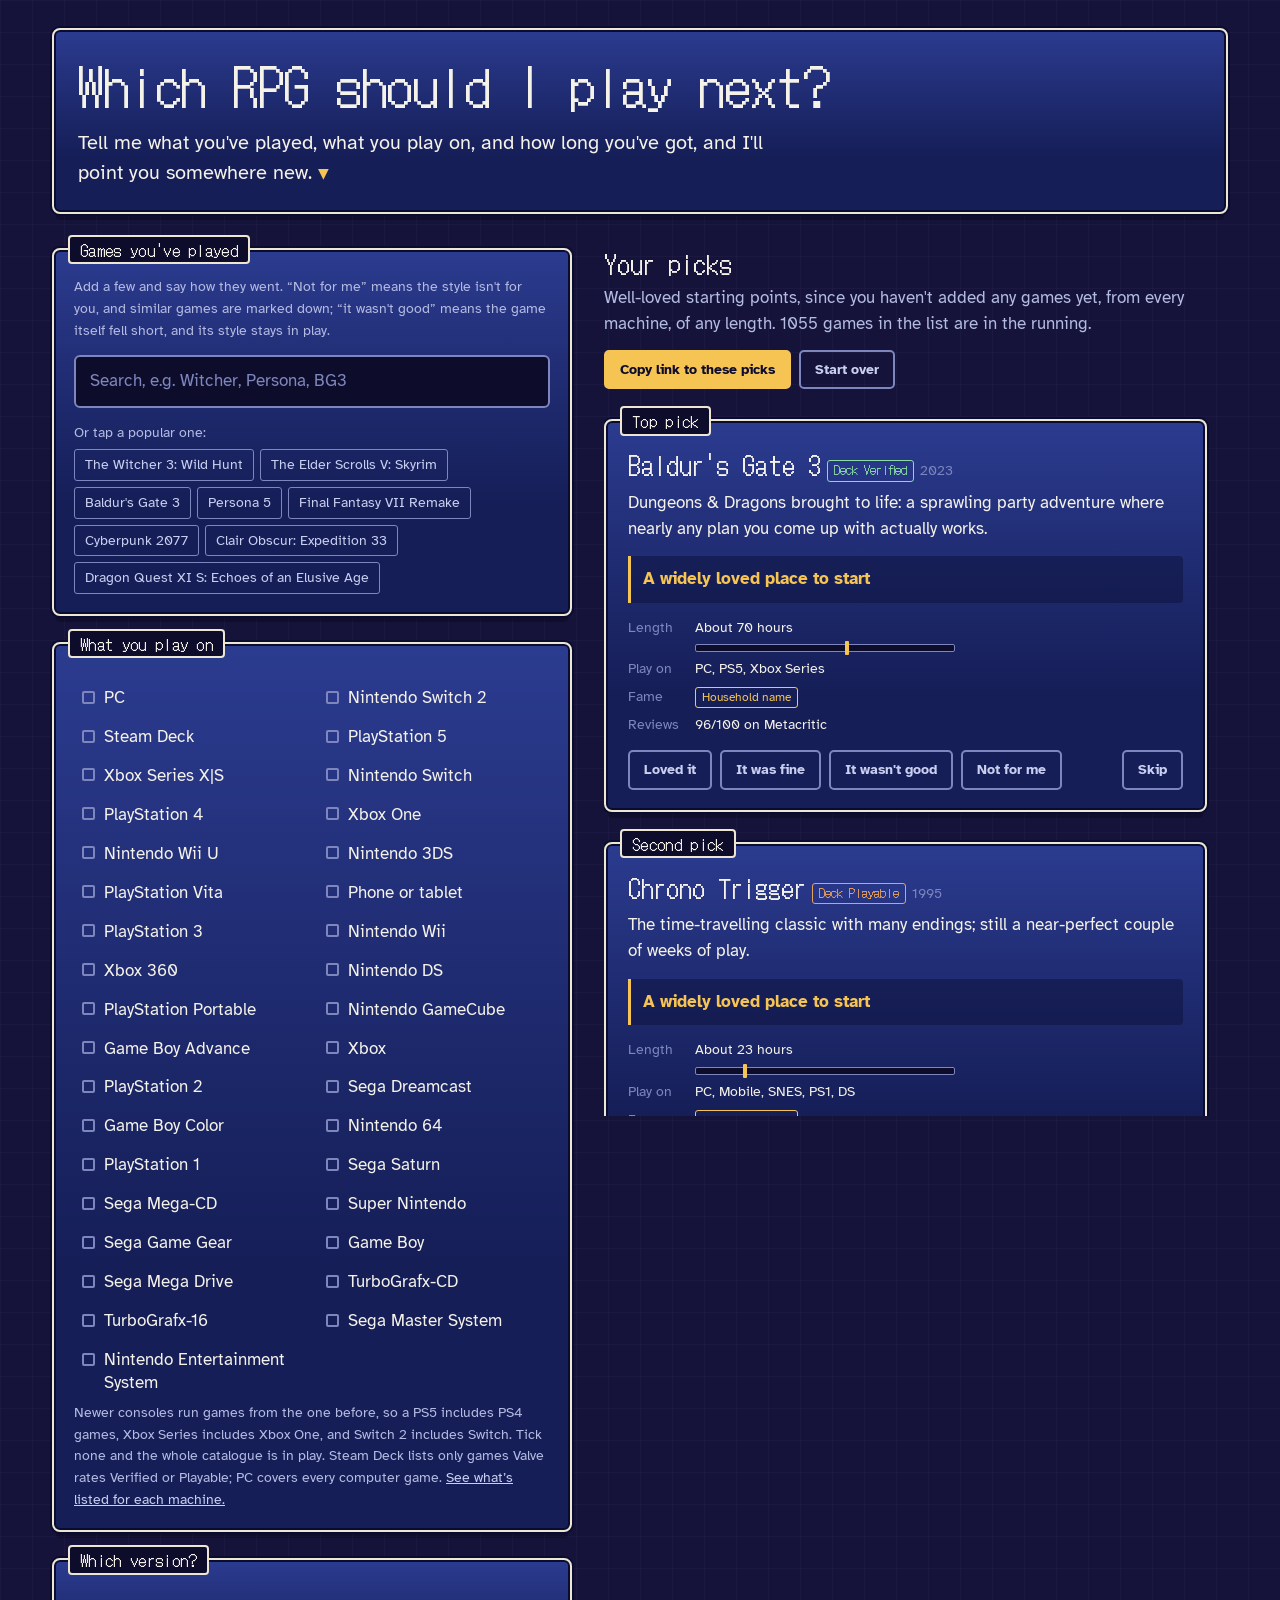
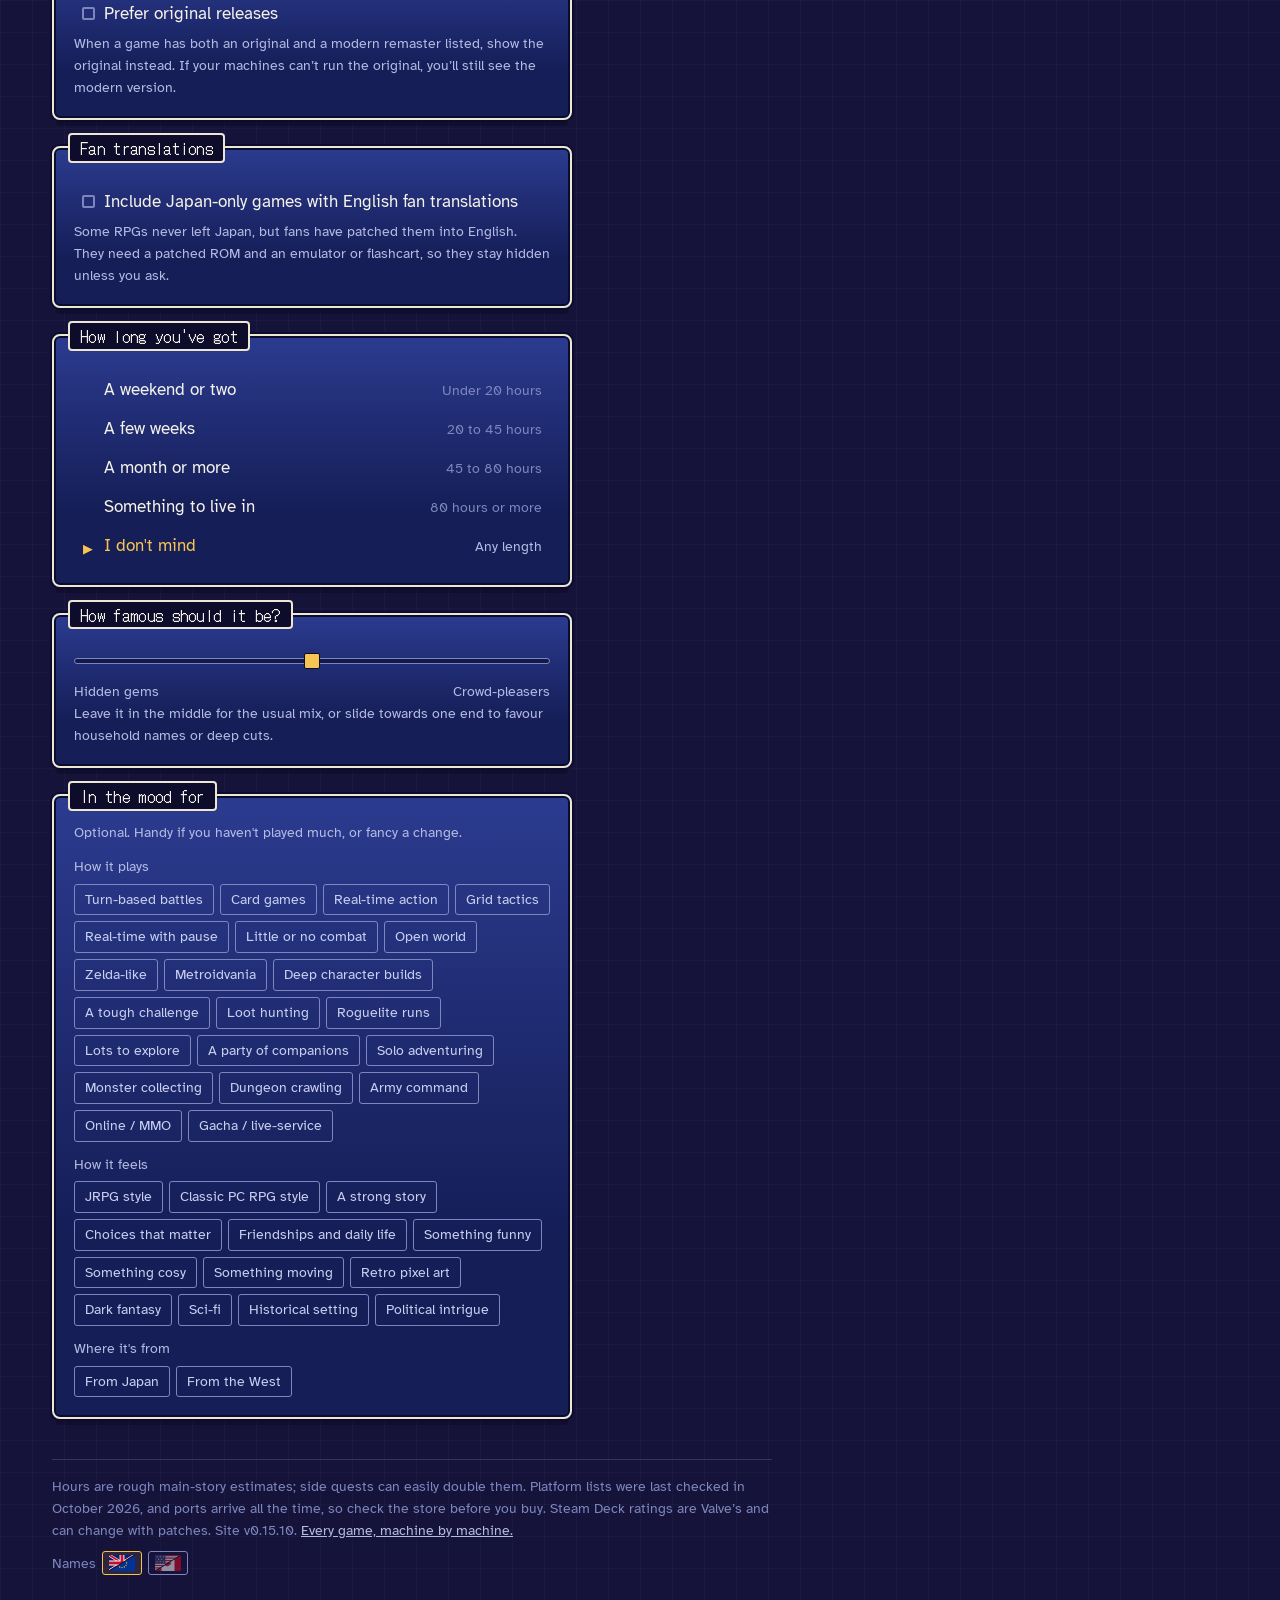
<file: index.html>
<!doctype html>
<html lang="en-GB">
<head>
  <meta charset="utf-8">
  <meta name="viewport" content="width=device-width, initial-scale=1">
  <title>Which RPG should I play next?</title>
  <meta name="description" content="Tell it what RPGs you've played, what you play on, and how long you've got, and it suggests what to play next.">
  <meta name="color-scheme" content="dark">
  <meta name="theme-color" content="#15133a">
  <link rel="icon" href="favicon.svg" type="image/svg+xml">
  <link rel="preconnect" href="https://fonts.googleapis.com">
  <link rel="preconnect" href="https://fonts.gstatic.com" crossorigin>
  <link rel="stylesheet" href="https://fonts.googleapis.com/css2?family=Atkinson+Hyperlegible:ital,wght@0,400;0,700;1,400&family=DotGothic16&display=swap">
  <link rel="stylesheet" href="css/style.css">
</head>
<body>
  <a class="skip-link" href="#results">Skip to your picks</a>

  <div class="page">
    <header class="intro window">
      <h1>Which RPG should I play next?</h1>
      <p class="dialogue" id="dialogue">Tell me what you've played, what you play on, and how long you've got, and I'll point you somewhere new.</p>
    </header>

    <noscript>
      <p class="window noscript">This page needs JavaScript to work out your picks. Turn it on and reload.</p>
    </noscript>

    <main class="layout">
      <form class="choices" id="choices" autocomplete="off">
        <section class="window" aria-labelledby="played-title">
          <h2 class="nameplate" id="played-title">Games you've played</h2>
          <p class="hint">Add a few and say how they went. &ldquo;Not for me&rdquo; means the style isn't for you, and similar games are marked down; &ldquo;it wasn't good&rdquo; means the game itself fell short, and its style stays in play.</p>

          <div class="combo">
            <label class="sr-only" for="game-search">Search for a game you've played</label>
            <input id="game-search" class="search" type="text" role="combobox"
                   aria-autocomplete="list" aria-expanded="false" aria-controls="game-options"
                   placeholder="Search, e.g. Witcher, Persona, BG3" spellcheck="false">
            <ul id="game-options" class="options" role="listbox" aria-label="Matching games" hidden></ul>
          </div>

          <div class="quick" id="quick-wrap">
            <p class="quick-label" id="quick-label">Or tap a popular one:</p>
            <div class="quick-list" id="quick-add" role="group" aria-labelledby="quick-label"></div>
          </div>

          <ul class="played" id="played-list" aria-label="Your played games"></ul>
        </section>

        <section class="window" aria-labelledby="machines-title">
          <h2 class="nameplate" id="machines-title">What you play on</h2>
          <fieldset>
            <legend class="sr-only">Machines you own</legend>
            <div class="menu menu-grid" id="machines"></div>
          </fieldset>
          <div class="menu machine-filter" id="machine-filter" hidden>
            <label class="opt opt-check" id="native-opt">
              <input type="checkbox" id="native-only">
              <span class="mark" aria-hidden="true"></span>
              <span class="label">Only games made for these machines</span>
            </label>
            <label class="opt opt-check">
              <input type="checkbox" id="home-only">
              <span class="mark" aria-hidden="true"></span>
              <span class="label">Hide ports from other machines</span>
            </label>
          </div>
          <p class="hint">Newer consoles run games from the one before, so a PS5 includes PS4 games, Xbox Series includes Xbox One, and Switch 2 includes Switch. Tick none and the whole catalogue is in play. Steam Deck lists only games Valve rates Verified or Playable; PC covers every computer game. <a href="catalogue.html">See what&#8217;s listed for each machine.</a></p>
        </section>

        <section class="window" aria-labelledby="version-title">
          <h2 class="nameplate" id="version-title">Which version?</h2>
          <div class="menu">
            <label class="opt opt-check">
              <input type="checkbox" id="prefer-original">
              <span class="mark" aria-hidden="true"></span>
              <span class="label">Prefer original releases</span>
            </label>
          </div>
          <p class="hint">When a game has both an original and a modern remaster listed, show the original instead. If your machines can&#8217;t run the original, you&#8217;ll still see the modern version.</p>
        </section>

        <section class="window" id="fan-section" aria-labelledby="fan-title" hidden>
          <h2 class="nameplate" id="fan-title">Fan translations</h2>
          <div class="menu">
            <label class="opt opt-check">
              <input type="checkbox" id="fan-toggle">
              <span class="mark" aria-hidden="true"></span>
              <span class="label">Include Japan-only games with English fan translations</span>
            </label>
          </div>
          <p class="hint">Some RPGs never left Japan, but fans have patched them into English. They need a patched ROM and an emulator or flashcart, so they stay hidden unless you ask.</p>
        </section>

        <section class="window" aria-labelledby="time-title">
          <h2 class="nameplate" id="time-title">How long you've got</h2>
          <fieldset>
            <legend class="sr-only">How long you want to play for</legend>
            <div class="menu" id="lengths"></div>
          </fieldset>
        </section>

        <section class="window" aria-labelledby="fame-title">
          <h2 class="nameplate" id="fame-title">How famous should it be?</h2>
          <div class="fame-slider">
            <label class="sr-only" for="fame-range">How far to lean between hidden gems and crowd-pleasers</label>
            <input type="range" id="fame-range" min="0" max="100" step="10" value="50">
            <div class="fame-ends" aria-hidden="true">
              <span>Hidden gems</span>
              <span>Crowd-pleasers</span>
            </div>
          </div>
          <p class="hint">Leave it in the middle for the usual mix, or slide towards one end to favour household names or deep cuts.</p>
        </section>

        <section class="window" aria-labelledby="mood-title">
          <h2 class="nameplate" id="mood-title">In the mood for</h2>
          <p class="hint">Optional. Handy if you haven't played much, or fancy a change.</p>
          <div id="moods"></div>
        </section>

        <section class="window" id="different-section" aria-labelledby="different-title" hidden>
          <h2 class="nameplate" id="different-title">Up for something new?</h2>
          <p class="hint">Optional. Flip the picks away from your usual taste.</p>
          <div class="menu">
            <label class="opt opt-check">
              <input type="checkbox" id="different-toggle">
              <span class="mark" aria-hidden="true"></span>
              <span class="label">Show me something different</span>
            </label>
          </div>
        </section>

        <a class="jump" href="#results">See your picks</a>
      </form>

      <section class="results" id="results" aria-labelledby="results-title" tabindex="-1">
        <div class="results-head">
          <h2 id="results-title">Your picks</h2>
          <p class="summary" id="results-summary"></p>
          <div class="actions">
            <button type="button" class="btn" id="copy-link">Copy link to these picks</button>
            <button type="button" class="btn btn-quiet" id="unskip" hidden>Bring back skipped titles</button>
            <button type="button" class="btn btn-quiet" id="reset">Start over</button>
          </div>
        </div>
        <div id="picks"></div>
      </section>
    </main>

    <footer class="footer">
      <p>Hours are rough main-story estimates; side quests can easily double them. Platform lists were last checked in <span id="updated">October 2026</span>, and ports arrive all the time, so check the store before you buy. Steam Deck ratings are Valve&#8217;s and can change with patches. Site v<span id="version">0.15.10</span>. <a href="catalogue.html">Every game, machine by machine.</a></p>
      <div class="name-toggle" role="group" aria-label="Game names">
        <span class="name-toggle-label" aria-hidden="true">Names</span>
        <button type="button" class="name-opt" data-name="eu" aria-pressed="true" aria-label="UK and European names">
          <svg viewBox="0 0 26 16" width="26" height="16" aria-hidden="true" focusable="false">
            <defs>
              <clipPath id="feu-a"><polygon points="0,0 26,0 0,16"/></clipPath>
              <clipPath id="feu-b"><polygon points="26,0 26,16 0,16"/></clipPath>
            </defs>
            <g clip-path="url(#feu-a)">
              <rect width="26" height="16" fill="#012169"/>
              <path d="M0 0L26 16M26 0L0 16" stroke="#ffffff" stroke-width="2.8"/>
              <path d="M0 0L26 16M26 0L0 16" stroke="#c8102e" stroke-width="1.9"/>
              <path d="M13 0V16M0 8H26" stroke="#ffffff" stroke-width="4.8"/>
              <path d="M13 0V16M0 8H26" stroke="#c8102e" stroke-width="2.9"/>
            </g>
            <g clip-path="url(#feu-b)">
              <rect width="26" height="16" fill="#003399"/>
              <g fill="#ffcc00">
                <circle cx="17.6" cy="8" r="0.65"/><circle cx="17" cy="5.7" r="0.65"/><circle cx="15.3" cy="4" r="0.65"/>
                <circle cx="13" cy="3.4" r="0.65"/><circle cx="10.7" cy="4" r="0.65"/><circle cx="9" cy="5.7" r="0.65"/>
                <circle cx="8.4" cy="8" r="0.65"/><circle cx="9" cy="10.3" r="0.65"/><circle cx="10.7" cy="12" r="0.65"/>
                <circle cx="13" cy="12.6" r="0.65"/><circle cx="15.3" cy="12" r="0.65"/><circle cx="17" cy="10.3" r="0.65"/>
              </g>
            </g>
            <line x1="0" y1="16" x2="26" y2="0" stroke="#0e0c2b" stroke-width="1"/>
          </svg>
        </button>
        <button type="button" class="name-opt" data-name="na" aria-pressed="false" aria-label="North American names">
          <svg viewBox="0 0 26 16" width="26" height="16" aria-hidden="true" focusable="false">
            <defs>
              <clipPath id="fna-a"><polygon points="0,0 26,0 0,16"/></clipPath>
              <clipPath id="fna-b"><polygon points="26,0 26,16 0,16"/></clipPath>
            </defs>
            <g clip-path="url(#fna-a)">
              <rect width="26" height="16" fill="#f7f7f7"/>
              <g fill="#b22234">
                <rect width="26" height="1.24" y="0"/><rect width="26" height="1.24" y="2.46"/><rect width="26" height="1.24" y="4.92"/>
                <rect width="26" height="1.24" y="7.38"/><rect width="26" height="1.24" y="9.85"/><rect width="26" height="1.24" y="12.31"/>
                <rect width="26" height="1.24" y="14.77"/>
              </g>
              <rect width="10.4" height="8.62" fill="#3c3b6e"/>
              <g fill="#ffffff">
                <circle cx="2.1" cy="1.8" r="0.5"/><circle cx="5.2" cy="1.8" r="0.5"/><circle cx="8.3" cy="1.8" r="0.5"/>
                <circle cx="3.65" cy="4.3" r="0.5"/><circle cx="6.75" cy="4.3" r="0.5"/>
                <circle cx="2.1" cy="6.8" r="0.5"/><circle cx="5.2" cy="6.8" r="0.5"/><circle cx="8.3" cy="6.8" r="0.5"/>
              </g>
            </g>
            <g clip-path="url(#fna-b)">
              <rect width="26" height="16" fill="#f7f7f7"/>
              <rect width="6.5" height="16" fill="#d80621"/>
              <rect x="19.5" width="6.5" height="16" fill="#d80621"/>
              <path fill="#d80621" d="M13 4.4l1 1.8 1.5-.6-.5 1.8 1.7.4-1.4 1.3.5.9-1.8-.3.2 1.5-1.2-.6-.8 1.1-.8-1.1-1.2.6.2-1.5-1.8.3.5-.9-1.4-1.3 1.7-.4-.5-1.8 1.5.6z"/>
            </g>
            <line x1="0" y1="16" x2="26" y2="0" stroke="#0e0c2b" stroke-width="1"/>
          </svg>
        </button>
      </div>
    </footer>
  </div>

  <div class="sr-only" id="announcer" aria-live="polite"></div>

  <script src="js/games.js"></script>
  <script src="js/recommend.js"></script>
  <script src="js/app.js"></script>
</body>
</html>
</file>
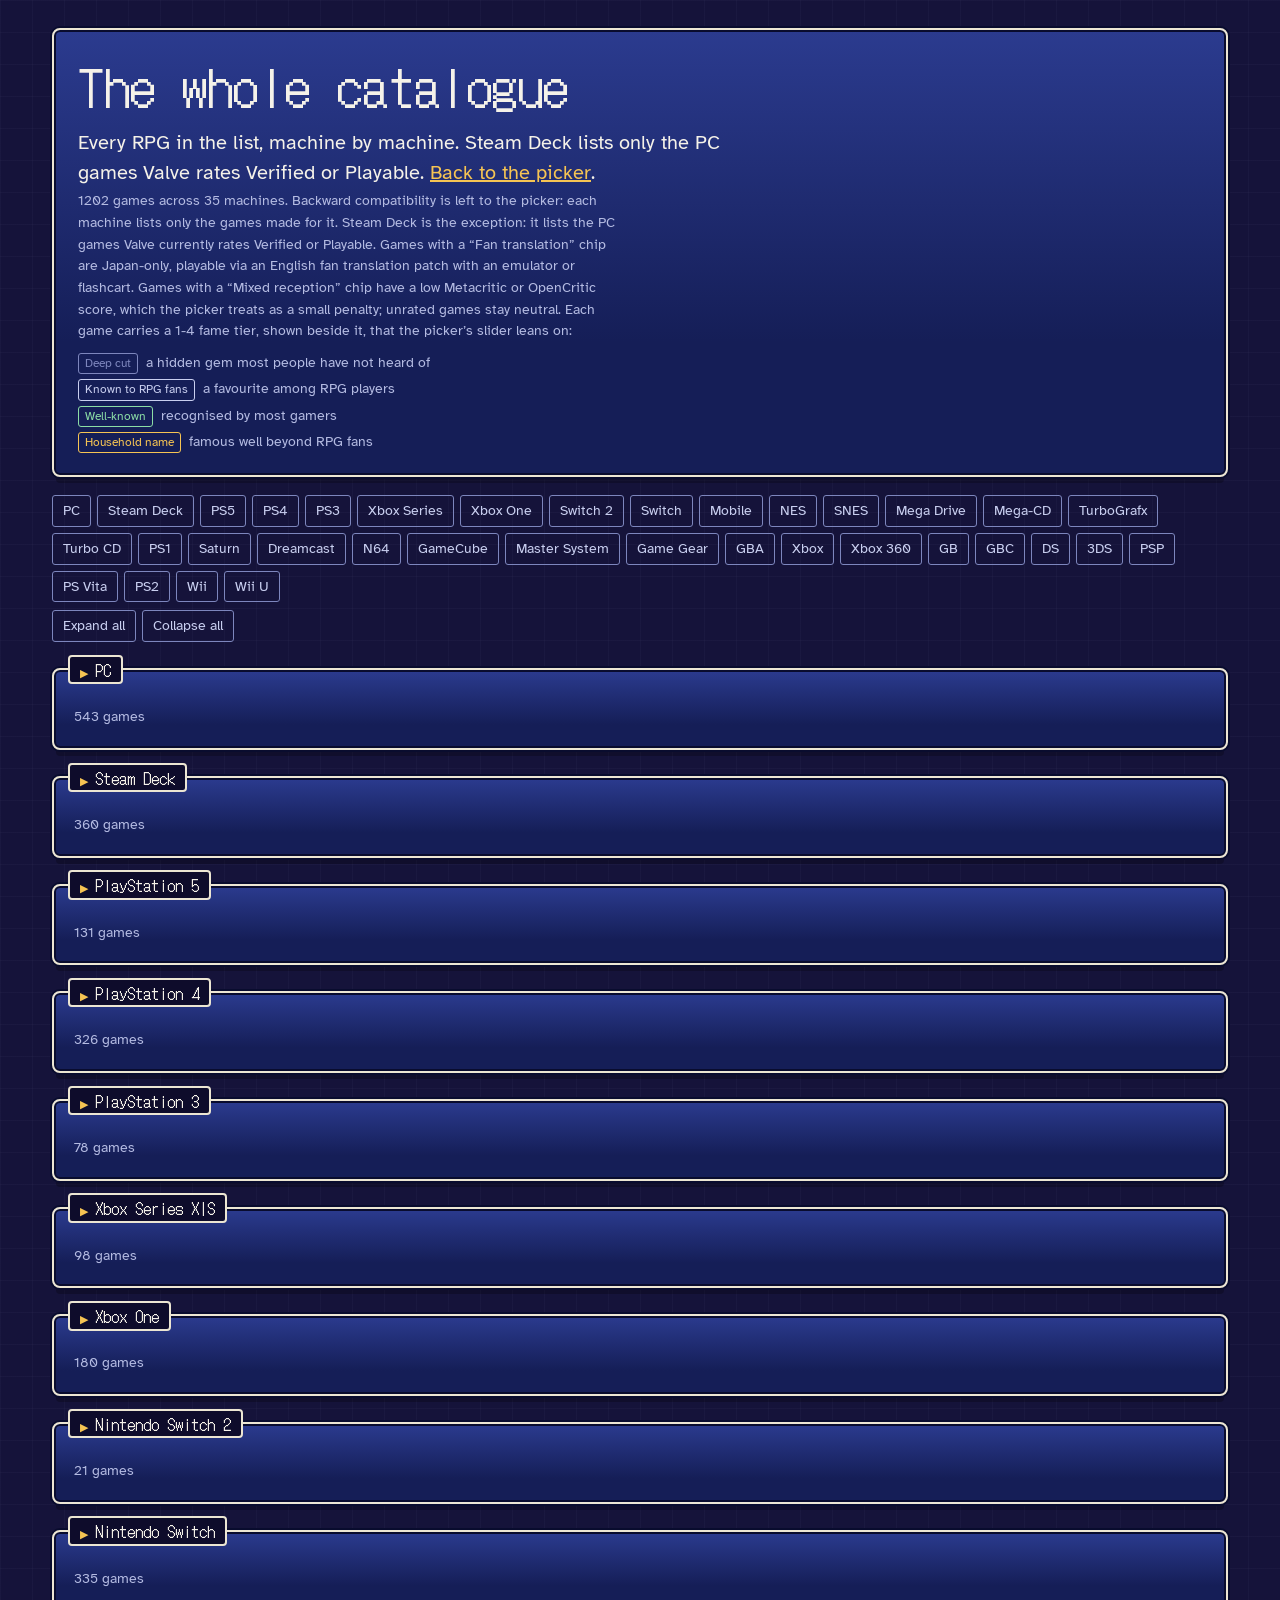
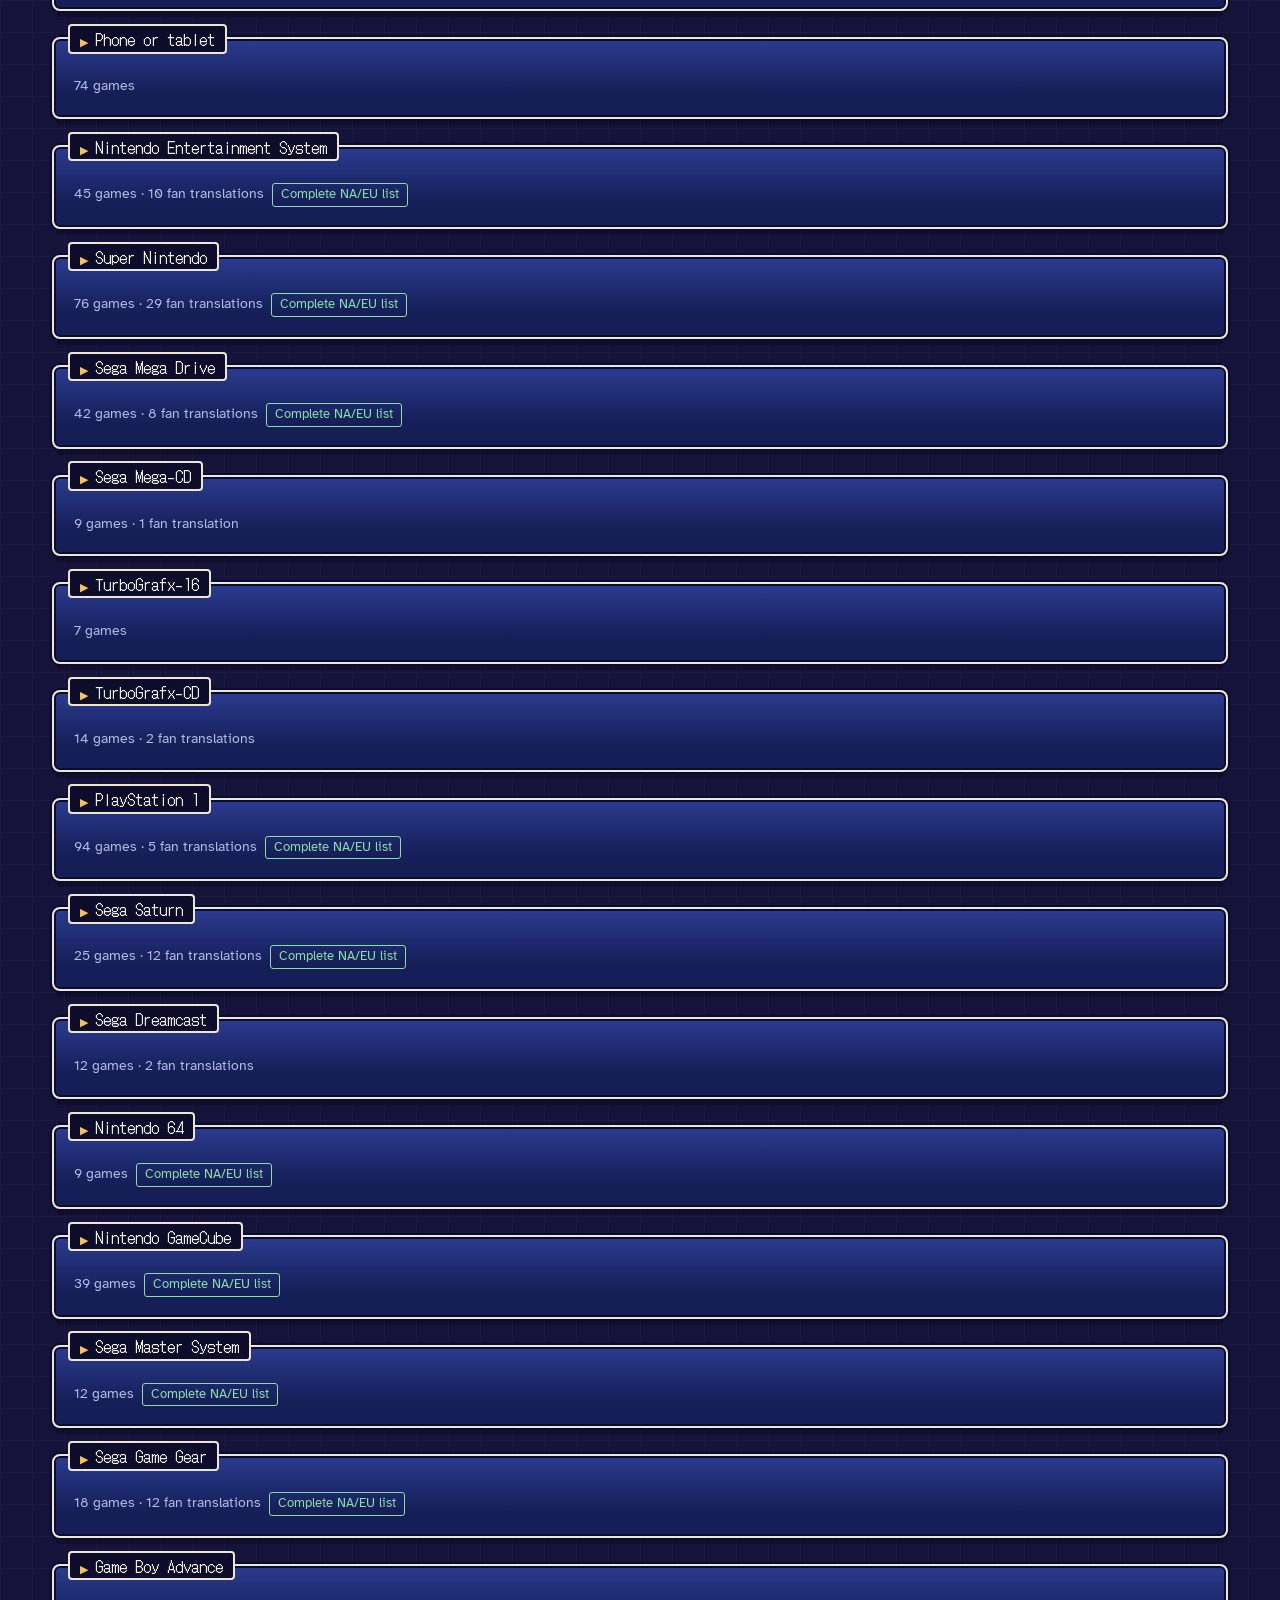
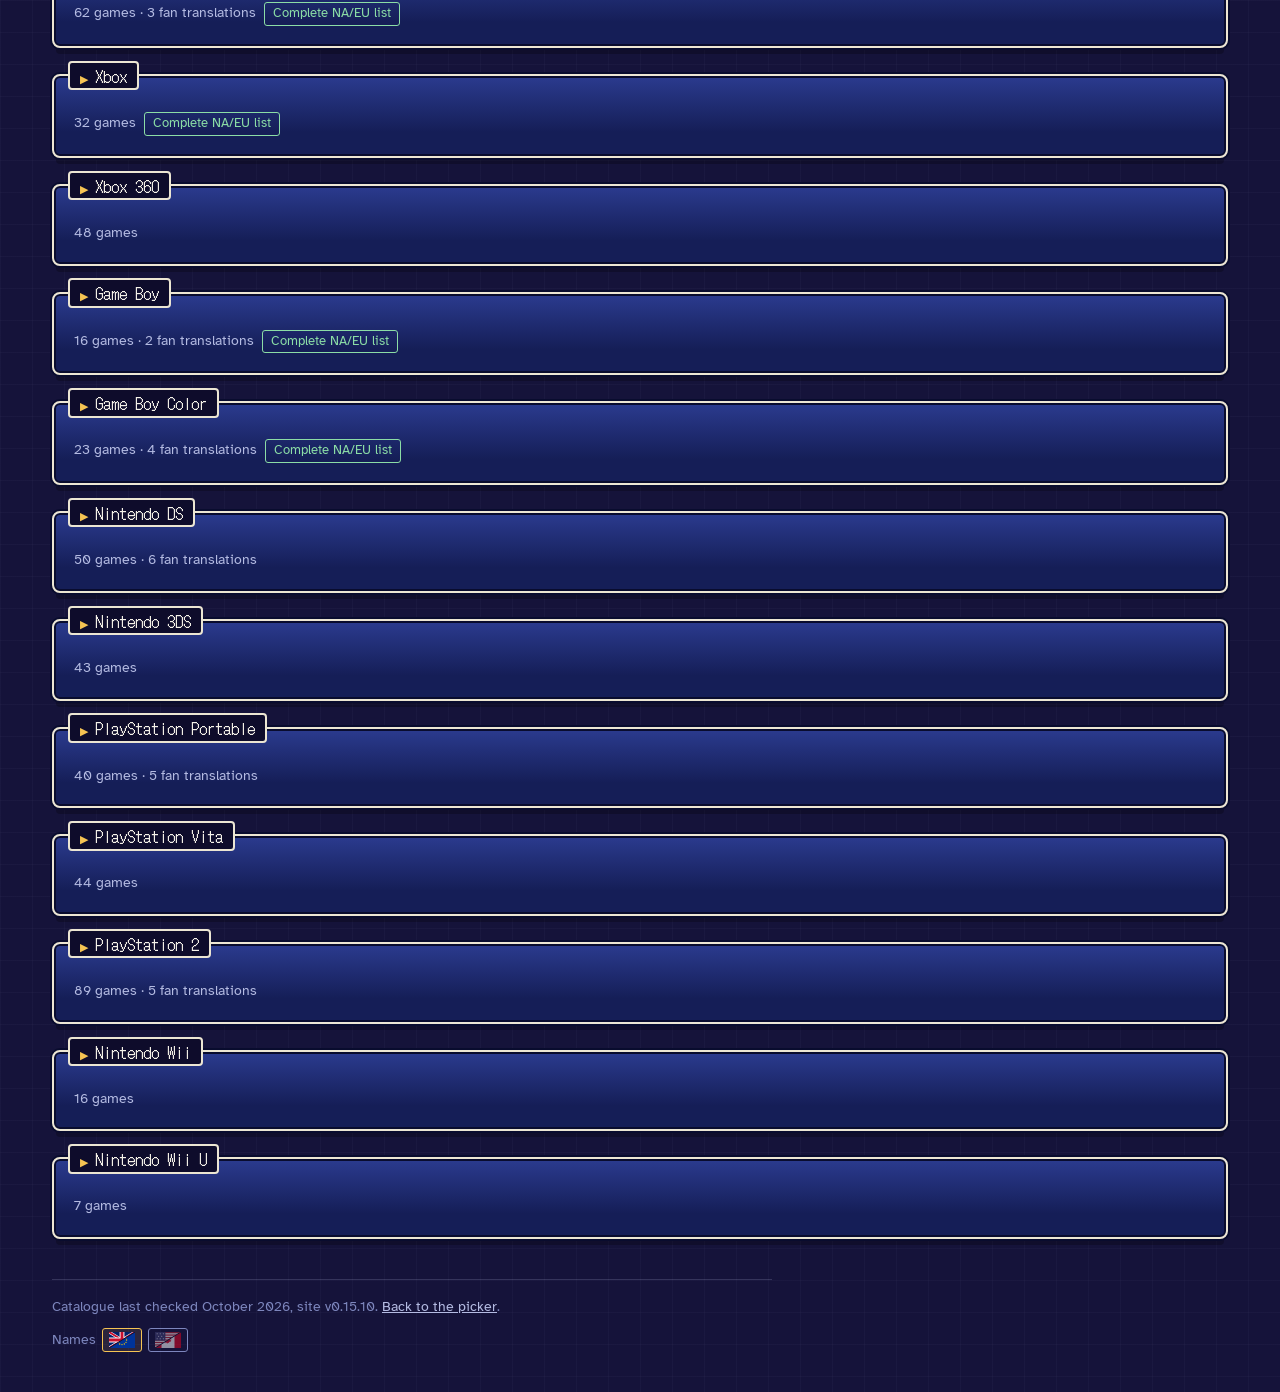
<file: catalogue.html>
<!doctype html>
<html lang="en-GB">
<head>
  <meta charset="utf-8">
  <meta name="viewport" content="width=device-width, initial-scale=1">
  <title>Every game, machine by machine &#8212; Which RPG should I play next?</title>
  <meta name="description" content="The whole catalogue, laid out machine by machine, so you can audit what is listed for each console.">
  <meta name="color-scheme" content="dark">
  <meta name="theme-color" content="#15133a">
  <link rel="icon" href="favicon.svg" type="image/svg+xml">
  <link rel="preconnect" href="https://fonts.googleapis.com">
  <link rel="preconnect" href="https://fonts.gstatic.com" crossorigin>
  <link rel="stylesheet" href="https://fonts.googleapis.com/css2?family=Atkinson+Hyperlegible:ital,wght@0,400;0,700;1,400&family=DotGothic16&display=swap">
  <link rel="stylesheet" href="css/style.css">
</head>
<body>
  <a class="skip-link" href="#audit">Skip to the list</a>

  <div class="page">
    <header class="intro window">
      <h1>The whole catalogue</h1>
      <p class="dialogue">Every RPG in the list, machine by machine. Steam Deck lists only the PC games Valve rates Verified or Playable. <a href="index.html">Back to the picker</a>.</p>
      <p class="hint" id="audit-summary"></p>
      <ul class="fame-key" id="fame-key" aria-label="What the fame tiers mean"></ul>
    </header>

    <nav class="audit-nav" id="audit-nav" aria-label="Machines"></nav>
    <div class="audit-actions">
      <button type="button" class="audit-chip" id="expand-all">Expand all</button>
      <button type="button" class="audit-chip" id="collapse-all">Collapse all</button>
    </div>

    <main id="audit"></main>

    <footer class="footer">
      <p>Catalogue last checked <span id="updated">October 2026</span>, site v<span id="version">0.15.10</span>. <a href="index.html">Back to the picker</a>.</p>
      <div class="name-toggle" role="group" aria-label="Game names">
        <span class="name-toggle-label" aria-hidden="true">Names</span>
        <button type="button" class="name-opt" data-name="eu" aria-pressed="true" aria-label="UK and European names">
          <svg viewBox="0 0 26 16" width="26" height="16" aria-hidden="true" focusable="false">
            <defs>
              <clipPath id="feu-a"><polygon points="0,0 26,0 0,16"/></clipPath>
              <clipPath id="feu-b"><polygon points="26,0 26,16 0,16"/></clipPath>
            </defs>
            <g clip-path="url(#feu-a)">
              <rect width="26" height="16" fill="#012169"/>
              <path d="M0 0L26 16M26 0L0 16" stroke="#ffffff" stroke-width="2.8"/>
              <path d="M0 0L26 16M26 0L0 16" stroke="#c8102e" stroke-width="1.9"/>
              <path d="M13 0V16M0 8H26" stroke="#ffffff" stroke-width="4.8"/>
              <path d="M13 0V16M0 8H26" stroke="#c8102e" stroke-width="2.9"/>
            </g>
            <g clip-path="url(#feu-b)">
              <rect width="26" height="16" fill="#003399"/>
              <g fill="#ffcc00">
                <circle cx="17.6" cy="8" r="0.65"/><circle cx="17" cy="5.7" r="0.65"/><circle cx="15.3" cy="4" r="0.65"/>
                <circle cx="13" cy="3.4" r="0.65"/><circle cx="10.7" cy="4" r="0.65"/><circle cx="9" cy="5.7" r="0.65"/>
                <circle cx="8.4" cy="8" r="0.65"/><circle cx="9" cy="10.3" r="0.65"/><circle cx="10.7" cy="12" r="0.65"/>
                <circle cx="13" cy="12.6" r="0.65"/><circle cx="15.3" cy="12" r="0.65"/><circle cx="17" cy="10.3" r="0.65"/>
              </g>
            </g>
            <line x1="0" y1="16" x2="26" y2="0" stroke="#0e0c2b" stroke-width="1"/>
          </svg>
        </button>
        <button type="button" class="name-opt" data-name="na" aria-pressed="false" aria-label="North American names">
          <svg viewBox="0 0 26 16" width="26" height="16" aria-hidden="true" focusable="false">
            <defs>
              <clipPath id="fna-a"><polygon points="0,0 26,0 0,16"/></clipPath>
              <clipPath id="fna-b"><polygon points="26,0 26,16 0,16"/></clipPath>
            </defs>
            <g clip-path="url(#fna-a)">
              <rect width="26" height="16" fill="#f7f7f7"/>
              <g fill="#b22234">
                <rect width="26" height="1.24" y="0"/><rect width="26" height="1.24" y="2.46"/><rect width="26" height="1.24" y="4.92"/>
                <rect width="26" height="1.24" y="7.38"/><rect width="26" height="1.24" y="9.85"/><rect width="26" height="1.24" y="12.31"/>
                <rect width="26" height="1.24" y="14.77"/>
              </g>
              <rect width="10.4" height="8.62" fill="#3c3b6e"/>
              <g fill="#ffffff">
                <circle cx="2.1" cy="1.8" r="0.5"/><circle cx="5.2" cy="1.8" r="0.5"/><circle cx="8.3" cy="1.8" r="0.5"/>
                <circle cx="3.65" cy="4.3" r="0.5"/><circle cx="6.75" cy="4.3" r="0.5"/>
                <circle cx="2.1" cy="6.8" r="0.5"/><circle cx="5.2" cy="6.8" r="0.5"/><circle cx="8.3" cy="6.8" r="0.5"/>
              </g>
            </g>
            <g clip-path="url(#fna-b)">
              <rect width="26" height="16" fill="#f7f7f7"/>
              <rect width="6.5" height="16" fill="#d80621"/>
              <rect x="19.5" width="6.5" height="16" fill="#d80621"/>
              <path fill="#d80621" d="M13 4.4l1 1.8 1.5-.6-.5 1.8 1.7.4-1.4 1.3.5.9-1.8-.3.2 1.5-1.2-.6-.8 1.1-.8-1.1-1.2.6.2-1.5-1.8.3.5-.9-1.4-1.3 1.7-.4-.5-1.8 1.5.6z"/>
            </g>
            <line x1="0" y1="16" x2="26" y2="0" stroke="#0e0c2b" stroke-width="1"/>
          </svg>
        </button>
      </div>
    </footer>
  </div>

  <script src="js/games.js"></script>
  <script src="js/catalogue.js"></script>
</body>
</html>
</file>
<file: css/style.css>
/*
 * Look and feel: classic RPG menu windows on a night-sky backdrop.
 * The one loud idea is the window frame and its gold selection cursor;
 * everything else stays quiet so the picks are easy to read.
 */

:root {
  --night: #15133a;
  --night-deep: #0e0c2b;
  --win-top: #2b3b8f;
  --win-bottom: #151e57;
  --frame: #ece6d3;
  --frame-shadow: #090c2e;
  --ink: #f5f2e9;
  --muted: #b4bbe2;
  --faint: #7d86bd;
  --gold: #f6c453;
  --mint: #8bdda6;
  --rose: #f29393;
  --amber: #e8a15d;
  --mist: #c9cff0;

  --display: "DotGothic16", ui-monospace, "Courier New", monospace;
  --body: "Atkinson Hyperlegible", system-ui, -apple-system, "Segoe UI", sans-serif;

  --step--1: 0.875rem;
  --step-0: 1.0625rem;
  --step-1: 1.25rem;
  --step-2: 1.6rem;
  --step-3: clamp(2rem, 4.6vw, 3.25rem);

  --gutter: 16px;
  color-scheme: dark;
}

*,
*::before,
*::after { box-sizing: border-box; }

html { -webkit-text-size-adjust: 100%; }

body {
  margin: 0;
  min-height: 100vh;
  background-color: var(--night);
  /* A faint tile grid, like the squares of an overworld map */
  background-image:
    linear-gradient(rgba(180, 187, 226, 0.035) 1px, transparent 1px),
    linear-gradient(90deg, rgba(180, 187, 226, 0.035) 1px, transparent 1px);
  background-size: 32px 32px;
  color: var(--ink);
  font-family: var(--body);
  font-size: var(--step-0);
  line-height: 1.55;
}

h1, h2, h3, h4 { margin: 0; font-weight: 400; }
p { margin: 0; }
ul, ol { margin: 0; padding: 0; list-style: none; }
fieldset { border: 0; margin: 0; padding: 0; min-width: 0; }
button, input { font: inherit; color: inherit; }

:focus-visible {
  outline: 2px dashed var(--gold);
  outline-offset: 3px;
}

.sr-only {
  position: absolute !important;
  width: 1px; height: 1px;
  padding: 0; margin: -1px;
  overflow: hidden; clip: rect(0 0 0 0);
  white-space: nowrap; border: 0;
}

.skip-link {
  position: absolute;
  left: 12px; top: -60px;
  z-index: 10;
  padding: 8px 14px;
  background: var(--gold);
  color: var(--night-deep);
  font-weight: 700;
  border-radius: 4px;
}
.skip-link:focus { top: 12px; }

/* ---------- Page layout ---------- */

.page {
  max-width: 1240px;
  margin: 0 auto;
  padding: 28px var(--gutter) 40px;
}

.layout {
  display: grid;
  gap: 8px;
  grid-template-columns: minmax(0, 1fr);
  margin-top: 8px;
}

@media (min-width: 1000px) {
  :root { --gutter: 32px; }
  .layout {
    grid-template-columns: minmax(0, 5fr) minmax(0, 6fr);
    gap: 32px;
    align-items: start;
  }
  .results {
    position: sticky;
    top: 16px;
    max-height: calc(100vh - 32px);
    overflow-y: auto;
    scrollbar-gutter: stable;
    scrollbar-color: var(--faint) transparent;
    padding-right: 6px;
  }
  .jump { display: none !important; }
}

/* ---------- The window frame ---------- */

.window {
  position: relative;
  margin-top: 26px;
  padding: 26px 20px 20px;
  border: 2px solid var(--frame);
  border-radius: 8px;
  background: linear-gradient(180deg, var(--win-top), var(--win-bottom) 70%);
  /* Dark keyline inside and out, for the classic double-frame look */
  box-shadow:
    0 0 0 2px var(--frame-shadow),
    inset 0 0 0 2px var(--frame-shadow),
    0 10px 0 -4px rgba(0, 0, 0, 0.25);
}

.nameplate {
  position: absolute;
  top: -0.95em;
  left: 14px;
  padding: 2px 10px 1px;
  background: var(--night-deep);
  border: 2px solid var(--frame);
  border-radius: 4px;
  font-family: var(--display);
  font-size: 1rem;
  line-height: 1.4;
  color: var(--ink);
  letter-spacing: 0.02em;
}

.hint {
  color: var(--muted);
  font-size: var(--step--1);
  max-width: 60ch;
}

/* ---------- Intro ---------- */

.intro {
  margin-top: 0;
  padding: 26px 24px 22px;
}

.intro h1 {
  font-family: var(--display);
  font-size: var(--step-3);
  line-height: 1.12;
  letter-spacing: 0.01em;
  max-width: 18ch;
  text-wrap: balance;
}

@media (min-width: 760px) {
  .intro h1 { max-width: none; }
}

.dialogue {
  margin-top: 14px;
  max-width: 54ch;
  min-height: 3.1em;
  font-size: var(--step-1);
  line-height: 1.5;
  color: var(--ink);
}

.caret {
  display: inline-block;
  margin-left: 6px;
  color: var(--gold);
  font-size: 0.7em;
  vertical-align: 0.1em;
  animation: caret-bob 0.9s steps(2, end) infinite;
}

@keyframes caret-bob {
  0% { transform: translateY(0); }
  100% { transform: translateY(3px); }
}

.noscript { margin-top: 26px; }

/* ---------- Played games ---------- */

.combo { position: relative; margin-top: 14px; }

.search {
  width: 100%;
  padding: 11px 14px;
  background: var(--night-deep);
  border: 2px solid var(--faint);
  border-radius: 6px;
  color: var(--ink);
}
.search::placeholder { color: var(--faint); }
.search:focus { border-color: var(--gold); outline: none; }
.search:focus-visible { outline: none; box-shadow: 0 0 0 2px rgba(246, 196, 83, 0.35); }

.options {
  position: absolute;
  z-index: 5;
  left: 0; right: 0;
  top: calc(100% + 6px);
  max-height: 320px;
  overflow-y: auto;
  padding: 6px;
  background: var(--night-deep);
  border: 2px solid var(--frame);
  border-radius: 6px;
  box-shadow: 0 0 0 2px var(--frame-shadow), 0 14px 30px rgba(0, 0, 0, 0.45);
}

.option {
  position: relative;
  display: flex;
  align-items: baseline;
  justify-content: space-between;
  gap: 12px;
  padding: 8px 10px 8px 28px;
  border-radius: 4px;
  cursor: pointer;
}
.option .year { color: var(--faint); font-size: var(--step--1); flex: none; }
.option.is-active { background: rgba(246, 196, 83, 0.12); }
.option.is-active::before {
  content: "\25B6";
  position: absolute;
  left: 8px;
  color: var(--gold);
  font-size: 0.75em;
  top: 0.95em;
}
.option.is-empty { cursor: default; color: var(--muted); padding-left: 10px; }

.quick { margin-top: 14px; }
.quick-label { color: var(--muted); font-size: var(--step--1); }
.quick-list { display: flex; flex-wrap: wrap; gap: 6px; margin-top: 6px; }
.quick[hidden] { display: none; }

.chip-btn {
  padding: 4px 10px;
  background: transparent;
  border: 1px solid var(--faint);
  border-radius: 3px;
  color: var(--mist);
  font-size: var(--step--1);
  cursor: pointer;
}
.chip-btn:hover { border-color: var(--gold); color: var(--ink); }

.played { margin-top: 16px; display: grid; gap: 8px; }
.played:empty { display: none; }

.played-row {
  display: grid;
  grid-template-columns: minmax(0, 1fr) auto;
  grid-template-areas:
    "title remove"
    "feel feel";
  gap: 8px 10px;
  align-items: center;
  padding: 10px 10px 10px 12px;
  background: rgba(9, 12, 46, 0.45);
  border-radius: 6px;
}
.played-title { grid-area: title; font-weight: 700; line-height: 1.3; }
.feel { grid-area: feel; display: flex; flex-wrap: wrap; gap: 4px; }
.remove { grid-area: remove; }

/* Beside the title when the page is one wide column. The two-column layout's
   sidebar is too narrow for four verdicts, so there they stay underneath. */
@media (min-width: 640px) and (max-width: 999px) {
  .played-row {
    grid-template-columns: minmax(14rem, 1fr) auto auto;
    grid-template-areas: "title feel remove";
  }
}

.feel-opt { position: relative; }
.feel-opt input {
  position: absolute;
  inset: 0;
  opacity: 0;
  margin: 0;
  cursor: pointer;
}
.feel-opt span {
  display: inline-block;
  padding: 3px 9px;
  border: 1px solid var(--faint);
  border-radius: 3px;
  font-size: var(--step--1);
  color: var(--muted);
  white-space: nowrap;
}
.feel-opt input:checked + span { color: var(--night-deep); font-weight: 700; }
.feel-loved input:checked + span { background: var(--mint); border-color: var(--mint); }
.feel-fine input:checked + span { background: var(--mist); border-color: var(--mist); }
.feel-bad input:checked + span { background: var(--amber); border-color: var(--amber); }
.feel-disliked input:checked + span { background: var(--rose); border-color: var(--rose); }
.feel-opt input:focus-visible + span { outline: 2px dashed var(--gold); outline-offset: 2px; }
.feel-opt input:not(:checked):hover + span { border-color: var(--ink); color: var(--ink); }

.remove {
  width: 30px;
  height: 30px;
  display: grid;
  place-items: center;
  background: transparent;
  border: 1px solid transparent;
  border-radius: 4px;
  color: var(--muted);
  font-size: 1.2rem;
  line-height: 1;
  cursor: pointer;
}
.remove:hover { color: var(--rose); border-color: var(--rose); }

/* ---------- Menu options (machines, length) ---------- */

.menu { display: grid; gap: 2px; margin-top: 10px; }
.menu-grid { grid-template-columns: repeat(2, minmax(0, 1fr)); gap: 2px 12px; }

.opt {
  position: relative;
  display: flex;
  align-items: baseline;
  gap: 10px;
  padding: 7px 8px 7px 30px;
  border-radius: 4px;
  cursor: pointer;
}
.opt input {
  position: absolute;
  opacity: 0;
  width: 1px; height: 1px;
  margin: 0;
}
.opt:hover { background: rgba(255, 255, 255, 0.05); }
.opt .label { line-height: 1.35; }
.opt .detail { color: var(--faint); font-size: var(--step--1); margin-left: auto; white-space: nowrap; }
.opt input:checked ~ .label { color: var(--gold); }
.opt input:checked ~ .detail { color: var(--muted); }
.opt input:focus-visible ~ .label { outline: 2px dashed var(--gold); outline-offset: 3px; }

/* Single choice: the menu cursor marks your pick */
.opt-radio .mark {
  position: absolute;
  left: 9px;
  top: 0.9em;
  font-size: 0.75em;
  color: var(--gold);
  visibility: hidden;
}
.opt-radio .mark::before { content: "\25B6"; }
.opt-radio input:checked ~ .mark { visibility: visible; }
.opt-radio:hover input:not(:checked) ~ .mark { visibility: visible; color: var(--faint); }
.opt[hidden] { display: none; }

/* Multiple choice: a small pixel box that fills in */
.opt-check .mark {
  position: absolute;
  left: 8px;
  top: 0.62em;
  width: 13px;
  height: 13px;
  border: 2px solid var(--faint);
  border-radius: 2px;
}
.opt-check input:checked ~ .mark {
  border-color: var(--gold);
  background: var(--gold);
  box-shadow: inset 0 0 0 2px var(--win-bottom);
}

/* The native-only filter sits just under the machine list */
.machine-filter { margin-top: 8px; padding-top: 8px; border-top: 1px solid rgba(255, 255, 255, 0.08); }
.machine-filter[hidden] { display: none; }

/* ---------- Mood toggles ---------- */

.mood-group + .mood-group { margin-top: 12px; }
.mood-group h3 {
  font-family: var(--body);
  font-size: var(--step--1);
  color: var(--muted);
  margin-top: 12px;
}
.mood-list { display: flex; flex-wrap: wrap; gap: 6px; margin-top: 6px; }

.toggle { position: relative; }
.toggle input { position: absolute; inset: 0; opacity: 0; margin: 0; cursor: pointer; }
.toggle span {
  display: inline-block;
  padding: 4px 10px;
  border: 1px solid var(--faint);
  border-radius: 3px;
  font-size: var(--step--1);
  color: var(--mist);
}
.toggle input:hover + span { border-color: var(--ink); color: var(--ink); }
.toggle input:checked + span {
  border-color: var(--gold);
  color: var(--gold);
  background: rgba(246, 196, 83, 0.1);
}
.toggle input:focus-visible + span { outline: 2px dashed var(--gold); outline-offset: 2px; }

/* ---------- Popularity slider ---------- */

.fame-slider { margin-top: 8px; }
.fame-slider input[type="range"] {
  -webkit-appearance: none;
  appearance: none;
  width: 100%;
  height: 24px;
  margin: 0;
  background: transparent;
  cursor: pointer;
}
.fame-slider input[type="range"]::-webkit-slider-runnable-track {
  height: 6px;
  background: rgba(9, 12, 46, 0.6);
  border: 1px solid var(--faint);
  border-radius: 3px;
}
.fame-slider input[type="range"]::-webkit-slider-thumb {
  -webkit-appearance: none;
  width: 16px;
  height: 16px;
  margin-top: -6px;
  background: var(--gold);
  border: 1px solid var(--night-deep);
  border-radius: 2px;
}
.fame-slider input[type="range"]::-moz-range-track {
  height: 6px;
  background: rgba(9, 12, 46, 0.6);
  border: 1px solid var(--faint);
  border-radius: 3px;
}
.fame-slider input[type="range"]::-moz-range-thumb {
  width: 14px;
  height: 14px;
  background: var(--gold);
  border: 1px solid var(--night-deep);
  border-radius: 2px;
}
.fame-ends {
  display: flex;
  justify-content: space-between;
  gap: 10px;
  color: var(--muted);
  font-size: var(--step--1);
}

.jump {
  display: block;
  margin: 24px 0 6px;
  padding: 12px 16px;
  text-align: center;
  background: var(--gold);
  color: var(--night-deep);
  font-weight: 700;
  border-radius: 6px;
  text-decoration: none;
}

/* ---------- Results ---------- */

.results { margin-top: 18px; }
.results:focus { outline: none; }

@media (min-width: 1000px) {
  .results { margin-top: 26px; }
}

.results-head h2 {
  font-family: var(--display);
  font-size: var(--step-2);
  line-height: 1.2;
}
.summary { margin-top: 6px; color: var(--muted); max-width: 62ch; }

.actions[hidden] { display: none; }
.actions { display: flex; flex-wrap: wrap; gap: 8px; margin-top: 12px; }

.btn {
  padding: 7px 14px;
  background: var(--gold);
  color: var(--night-deep);
  border: 2px solid var(--gold);
  border-radius: 5px;
  font-weight: 700;
  font-size: var(--step--1);
  cursor: pointer;
}
.btn:hover { background: #ffd877; border-color: #ffd877; }
.btn-quiet {
  background: transparent;
  color: var(--mist);
  border-color: var(--faint);
}
.btn-quiet:hover { background: transparent; border-color: var(--ink); color: var(--ink); }

.empty-state p + p { margin-top: 8px; }
.empty-state .lead {
  font-family: var(--display);
  font-size: var(--step-1);
  line-height: 1.35;
}

.pick { padding: 28px 22px 20px; }
.pick + .pick { margin-top: 30px; }
.pick:first-child { margin-top: 30px; }

.pick-title {
  font-family: var(--display);
  font-size: var(--step-2);
  line-height: 1.2;
  text-wrap: balance;
}
.pick-year {
  font-family: var(--body);
  font-size: var(--step--1);
  color: var(--faint);
  margin-left: 6px;
  white-space: nowrap;
}

.pitch { margin-top: 8px; max-width: 62ch; }

.why {
  margin-top: 14px;
  padding: 10px 12px;
  border-left: 3px solid var(--gold);
  background: rgba(9, 12, 46, 0.4);
  border-radius: 0 4px 4px 0;
}
.because { font-weight: 700; color: var(--gold); }
.why-detail { margin-top: 2px; color: var(--mist); font-size: var(--step--1); }
.why-moods { display: flex; flex-wrap: wrap; align-items: center; gap: 4px 8px; margin-top: 8px; }
.why-moods-label { font-size: 0.8rem; color: var(--muted); }
.why-moods ul { display: flex; flex-wrap: wrap; gap: 4px; }
.why-moods li {
  padding: 1px 8px;
  border: 1px solid var(--gold);
  border-radius: 3px;
  font-size: 0.8rem;
  color: var(--gold);
}

.facts {
  display: grid;
  grid-template-columns: max-content minmax(0, 1fr);
  gap: 6px 16px;
  margin: 14px 0 0;
  font-size: var(--step--1);
}
.facts dt { color: var(--faint); }
.facts dd { margin: 0; }
.verdict-longer, .verdict-shorter { color: var(--rose); }
.verdict-fits { color: var(--mint); }

/* Length gauge: where this game sits against the time you asked for */
.gauge {
  position: relative;
  height: 8px;
  max-width: 260px;
  margin-top: 6px;
  background: var(--night-deep);
  border: 1px solid var(--faint);
  border-radius: 2px;
}
.gauge-range {
  position: absolute;
  top: 0; bottom: 0;
  background: rgba(139, 221, 166, 0.35);
}
.gauge-mark {
  position: absolute;
  top: -4px;
  width: 4px;
  height: 14px;
  margin-left: -2px;
  background: var(--gold);
  border-radius: 1px;
}

.note { margin-top: 8px; font-size: var(--step--1); color: var(--faint); }

.pick-actions { display: flex; flex-wrap: wrap; gap: 8px; margin-top: 14px; }
/* Skipping is a browsing action, kept apart from the four verdicts */
.pick-skip { margin-left: auto; }

.more { margin-top: 34px; padding: 24px 18px 14px; }
.more-list { display: grid; }
.more-item {
  display: grid;
  gap: 2px;
  padding: 10px 2px;
  border-top: 1px solid rgba(180, 187, 226, 0.2);
}
.more-item:first-child { border-top: 0; padding-top: 2px; }
.more-top { display: flex; flex-wrap: wrap; align-items: baseline; justify-content: space-between; gap: 2px 12px; }
.more-title { font-weight: 700; }
.more-meta { font-size: var(--step--1); color: var(--muted); }
.more-pitch { max-width: 62ch; }
.more-why { font-size: var(--step--1); color: var(--mist); }

.more-actions { display: flex; flex-wrap: wrap; gap: 6px; margin-top: 4px; }
.more-skip { margin-left: auto; }
.more-add {
  padding: 3px 9px;
  background: transparent;
  border: 1px solid var(--faint);
  border-radius: 3px;
  color: var(--mist);
  font-size: var(--step--1);
  cursor: pointer;
}
.more-add:hover { border-color: var(--gold); color: var(--ink); }

/* ---------- Catalogue audit ---------- */

.audit-nav { display: flex; flex-wrap: wrap; gap: 6px; margin-top: 18px; }
.audit-actions { display: flex; flex-wrap: wrap; gap: 6px; margin-top: 8px; }
.audit-chip {
  padding: 4px 10px;
  background: transparent;
  border: 1px solid var(--faint);
  border-radius: 3px;
  color: var(--mist);
  font-size: var(--step--1);
  text-decoration: none;
  cursor: pointer;
}
.audit-chip:hover { border-color: var(--gold); color: var(--ink); }

.audit-toggle {
  padding: 0;
  background: none;
  border: 0;
  font: inherit;
  color: inherit;
  cursor: pointer;
}
.audit-machine .nameplate:hover { border-color: var(--gold); }
.audit-caret { margin-right: 7px; color: var(--gold); font-size: 0.7em; }
.audit-caret::before { content: "\25B6"; }
.audit-toggle[aria-expanded="true"] .audit-caret::before { content: "\25BC"; }

.audit-count { display: block; margin-top: 10px; color: var(--muted); font-size: var(--step--1); }
.audit-complete {
  display: inline-block;
  margin-left: 8px;
  padding: 1px 8px;
  border: 1px solid var(--mint);
  border-radius: 3px;
  color: var(--mint);
  font-size: 0.8rem;
}

.audit-list { margin-top: 8px; }
.audit-list li {
  padding: 8px 2px;
  border-top: 1px solid rgba(180, 187, 226, 0.18);
  font-size: var(--step--1);
}
.audit-list li:first-child { border-top: 0; }
.audit-title { font-weight: 700; color: var(--ink); }

.region-mark { margin-left: 6px; color: var(--gold); font-size: 0.9em; cursor: help; }
.audit-meta { color: var(--muted); }
.audit-note { margin-top: 2px; color: var(--faint); }

/* ---------- Fame tiers ---------- */

.fame-chip {
  display: inline-block;
  padding: 0 6px;
  border: 1px solid currentColor;
  border-radius: 3px;
  font-size: 0.78rem;
  line-height: 1.55;
  color: var(--muted);
  white-space: nowrap;
  cursor: help;
}
.fame-1 { color: var(--faint); }
.fame-2 { color: var(--mist); }
.fame-3 { color: var(--mint); }
.fame-4 { color: var(--gold); }

/* Critical reception, kept separate from the fame tier */
.review-chip {
  display: inline-block;
  margin-left: 6px;
  padding: 0 6px;
  border: 1px solid currentColor;
  border-radius: 3px;
  font-size: 0.78rem;
  line-height: 1.55;
  color: var(--amber);
  white-space: nowrap;
  cursor: help;
}

/* The marker for Japan-only games playable via an English fan translation */
.fan-chip {
  display: inline-block;
  margin-left: 6px;
  padding: 0 6px;
  border: 1px solid currentColor;
  border-radius: 3px;
  font-size: 0.78rem;
  line-height: 1.55;
  color: var(--amber);
  white-space: nowrap;
  cursor: help;
}

/* Valve's Steam Deck rating */
.deck-chip {
  display: inline-block;
  margin-left: 6px;
  padding: 0 6px;
  border: 1px solid currentColor;
  border-radius: 3px;
  font-size: 0.78rem;
  line-height: 1.55;
  white-space: nowrap;
  cursor: help;
}
.deck-verified { color: var(--mint); }
.deck-playable { color: var(--amber); }

.fame-key {
  display: grid;
  gap: 4px;
  margin-top: 10px;
  font-size: var(--step--1);
  color: var(--muted);
}
.fame-key li { display: flex; align-items: baseline; gap: 8px; }

.dialogue a { color: var(--gold); }
.hint a { color: var(--mist); }
.hint a:hover { color: var(--ink); }

/* ---------- Game name toggle ---------- */

.name-toggle { display: flex; align-items: center; gap: 6px; margin-top: 10px; }
.name-toggle-label { color: var(--faint); font-size: var(--step--1); }
.name-opt {
  padding: 3px 6px;
  background: transparent;
  border: 1px solid var(--faint);
  border-radius: 3px;
  line-height: 0;
  cursor: pointer;
}
.name-opt svg { display: block; }
.name-opt[aria-pressed="false"] svg { opacity: 0.55; }
.name-opt:hover svg { opacity: 1; }
.name-opt:hover { border-color: var(--ink); }
.name-opt[aria-pressed="true"] { border-color: var(--gold); background: rgba(246, 196, 83, 0.1); }

/* ---------- Footer ---------- */

.footer {
  margin-top: 40px;
  padding-top: 16px;
  border-top: 1px solid rgba(180, 187, 226, 0.2);
  color: var(--faint);
  font-size: var(--step--1);
  max-width: 80ch;
}
.footer a { color: var(--muted); }

@media (prefers-reduced-motion: reduce) {
  .caret { animation: none; }
  * { scroll-behavior: auto !important; }
}

html { scroll-behavior: smooth; }
</file>
